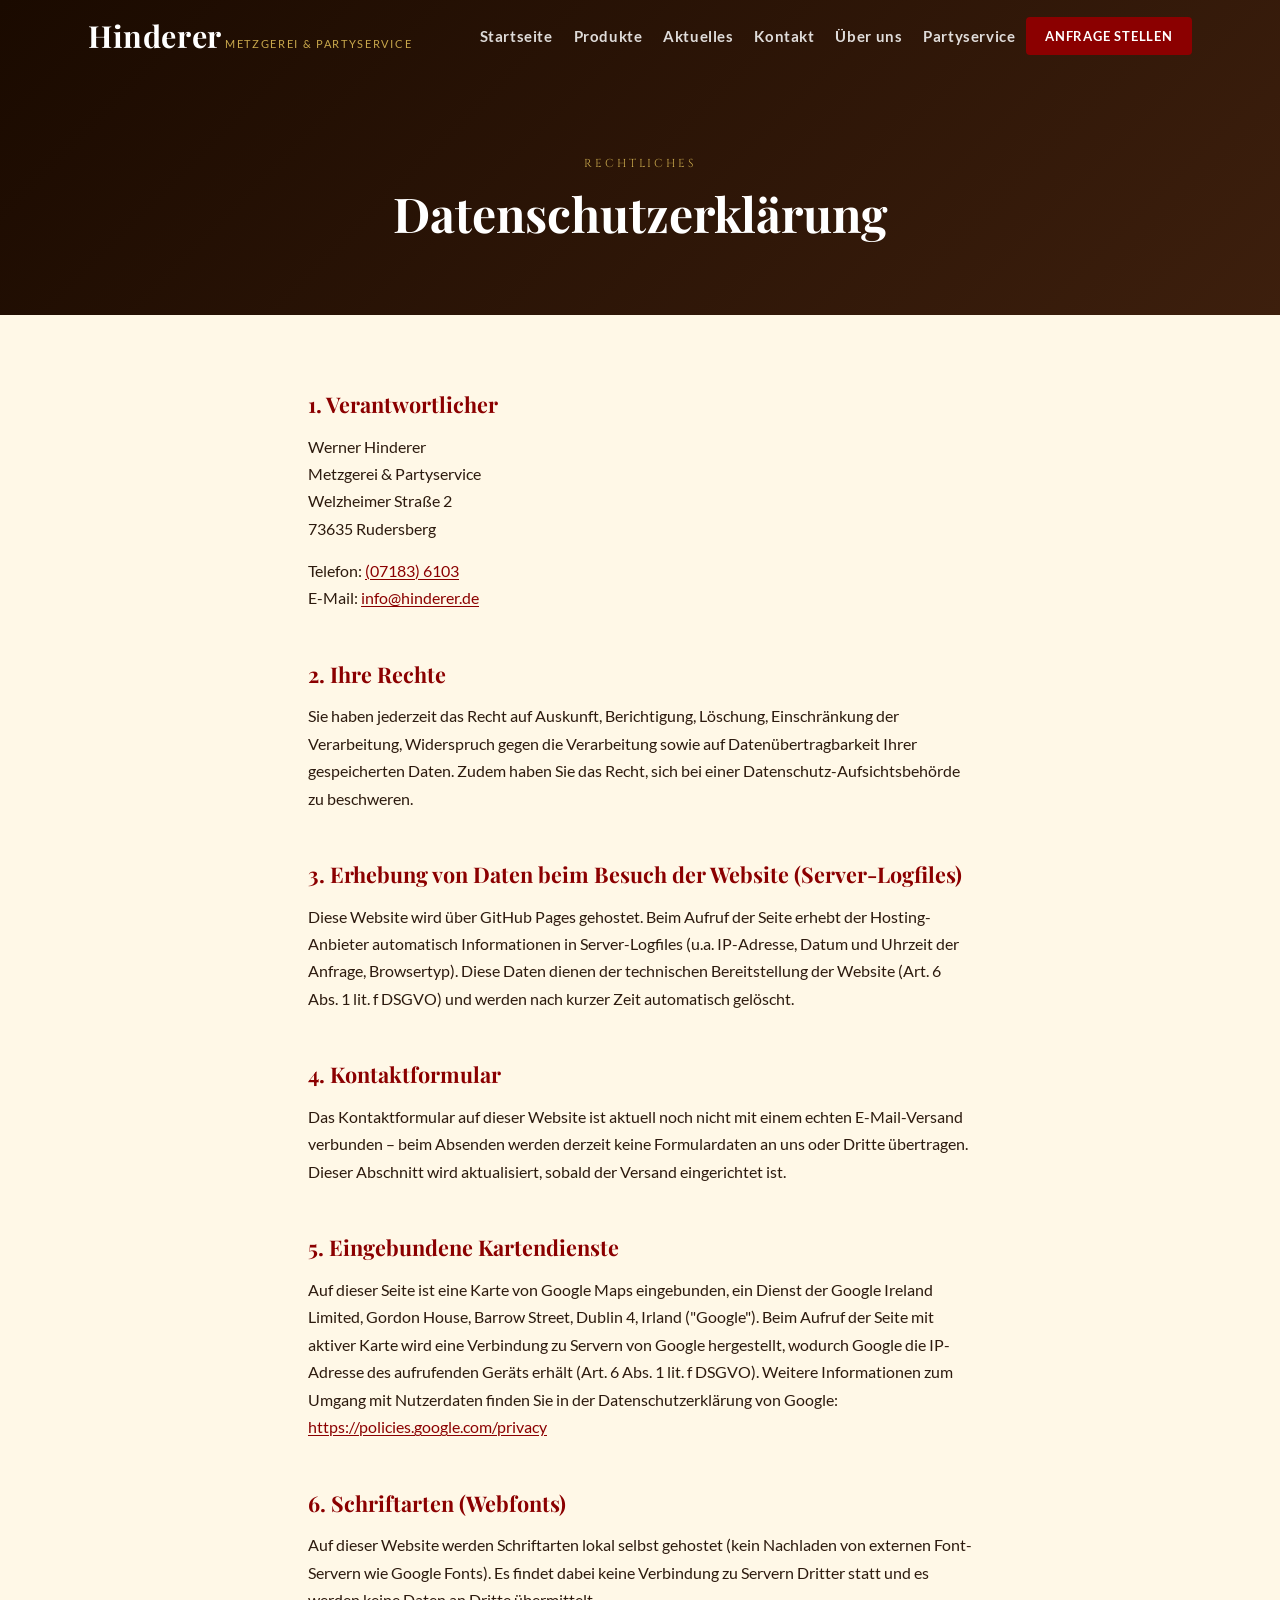
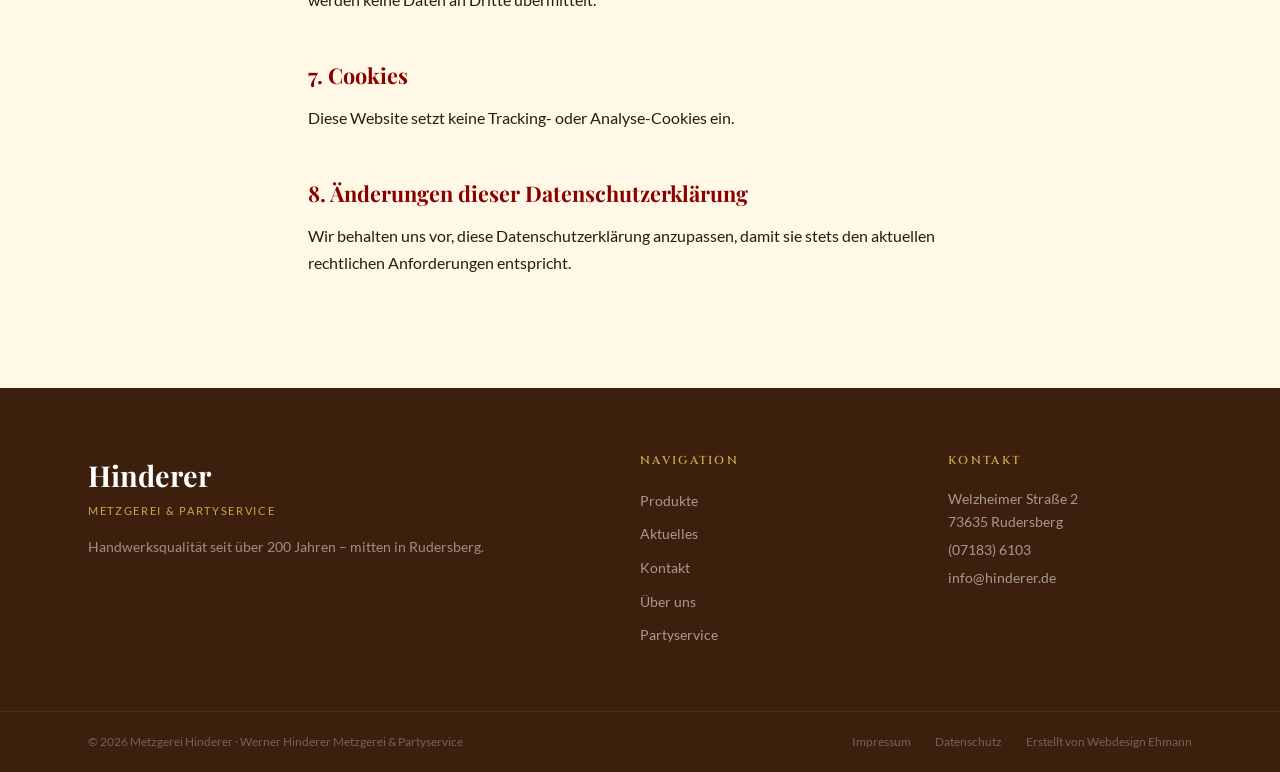
<file: datenschutz.html>
<!DOCTYPE html>
<html lang="de">
<head>
  <meta charset="UTF-8">
  <meta name="viewport" content="width=device-width, initial-scale=1.0">
  <meta name="description" content="Datenschutzerklärung der Metzgerei Hinderer – Werner Hinderer Metzgerei & Partyservice in Rudersberg.">
  <title>Datenschutzerklärung – Metzgerei Hinderer</title>

  <!-- Schriftarten: selbst gehostet (kein Nachladen von Google-Servern, DSGVO) -->
  <link rel="stylesheet" href="css/fonts.css">

  <link rel="stylesheet" href="css/style.css">
</head>
<body>

<!-- ── Progress Bar ────────────────────────────────────── -->
<div id="progress-bar" aria-hidden="true">
  <div id="progress-fill"></div>
</div>

<!-- =====================================================
     NAVIGATION
     ===================================================== -->
<header id="main-nav" class="nav" role="banner">
  <div class="nav__inner container">
    <a href="index.html" class="nav__logo" aria-label="Metzgerei Hinderer – Startseite">
      <span class="nav__logo-text">
        <span class="nav__logo-main">Hinderer</span>
        <span class="nav__logo-sub">Metzgerei &amp; Partyservice</span>
      </span>
    </a>

    <button id="nav-toggle" class="nav__toggle" aria-label="Navigation öffnen" aria-expanded="false" aria-controls="nav-menu">
      <span></span><span></span><span></span>
    </button>

    <nav id="nav-menu" class="nav__menu" aria-label="Hauptnavigation">
      <ul role="list">
        <li><a href="index.html" class="nav__link">Startseite</a></li>
        <li><a href="produkte.html" class="nav__link">Produkte</a></li>
        <li><a href="aktuelles.html" class="nav__link">Aktuelles</a></li>
        <li><a href="kontakt.html" class="nav__link">Kontakt</a></li>
        <li><a href="ueber-uns.html" class="nav__link">Über uns</a></li>
        <li><a href="partyservice.html" class="nav__link">Partyservice</a></li>
        <li><a href="partyservice.html#anfrage" class="btn btn--nav">Anfrage stellen</a></li>
      </ul>
    </nav>
  </div>
</header>

<main>

  <!-- =====================================================
       SEITEN-HEADER
       ===================================================== -->
  <section class="legal-hero" aria-label="Datenschutzerklärung">
    <div class="container">
      <div class="section-header">
        <span class="section-eyebrow">Rechtliches</span>
        <h1 class="section-title">Datenschutzerklärung</h1>
      </div>
    </div>
  </section>

  <!-- =====================================================
       DATENSCHUTZ-INHALT
       ===================================================== -->
  <section class="legal-content" aria-label="Datenschutzerklärung-Inhalt">
    <div class="container legal-content__inner">

      <h2>1. Verantwortlicher</h2>
      <address id="kontakt-address">
        Werner Hinderer<br>
        Metzgerei &amp; Partyservice<br>
        Welzheimer Straße 2<br>
        73635 Rudersberg
      </address>
      <p>
        Telefon: <a href="tel:+4971836103" class="kontakt__link">(07183) 6103</a><br>
        E-Mail: <a href="mailto:info@hinderer.de">info@hinderer.de</a>
      </p>

      <h2>2. Ihre Rechte</h2>
      <p>Sie haben jederzeit das Recht auf Auskunft, Berichtigung, Löschung, Einschränkung der Verarbeitung, Widerspruch gegen die Verarbeitung sowie auf Datenübertragbarkeit Ihrer gespeicherten Daten. Zudem haben Sie das Recht, sich bei einer Datenschutz-Aufsichtsbehörde zu beschweren.</p>

      <h2>3. Erhebung von Daten beim Besuch der Website (Server-Logfiles)</h2>
      <p>Diese Website wird über GitHub Pages gehostet. Beim Aufruf der Seite erhebt der Hosting-Anbieter automatisch Informationen in Server-Logfiles (u.a. IP-Adresse, Datum und Uhrzeit der Anfrage, Browsertyp). Diese Daten dienen der technischen Bereitstellung der Website (Art. 6 Abs. 1 lit. f DSGVO) und werden nach kurzer Zeit automatisch gelöscht.</p>

      <h2>4. Kontaktformular</h2>
      <p>Das Kontaktformular auf dieser Website ist aktuell noch nicht mit einem echten E-Mail-Versand verbunden – beim Absenden werden derzeit keine Formulardaten an uns oder Dritte übertragen. Dieser Abschnitt wird aktualisiert, sobald der Versand eingerichtet ist.</p>

      <h2>5. Eingebundene Kartendienste</h2>
      <p>Auf dieser Seite ist eine Karte von Google Maps eingebunden, ein Dienst der Google Ireland Limited, Gordon House, Barrow Street, Dublin 4, Irland ("Google"). Beim Aufruf der Seite mit aktiver Karte wird eine Verbindung zu Servern von Google hergestellt, wodurch Google die IP-Adresse des aufrufenden Geräts erhält (Art. 6 Abs. 1 lit. f DSGVO). Weitere Informationen zum Umgang mit Nutzerdaten finden Sie in der Datenschutzerklärung von Google: <a href="https://policies.google.com/privacy" target="_blank" rel="noopener">https://policies.google.com/privacy</a></p>

      <h2>6. Schriftarten (Webfonts)</h2>
      <p>Auf dieser Website werden Schriftarten lokal selbst gehostet (kein Nachladen von externen Font-Servern wie Google Fonts). Es findet dabei keine Verbindung zu Servern Dritter statt und es werden keine Daten an Dritte übermittelt.</p>

      <h2>7. Cookies</h2>
      <p>Diese Website setzt keine Tracking- oder Analyse-Cookies ein.</p>

      <h2>8. Änderungen dieser Datenschutzerklärung</h2>
      <p>Wir behalten uns vor, diese Datenschutzerklärung anzupassen, damit sie stets den aktuellen rechtlichen Anforderungen entspricht.</p>

    </div>
  </section>

</main>

<!-- =====================================================
     FOOTER
     ===================================================== -->
<footer class="footer" role="contentinfo">
  <div class="footer__top">
    <div class="container footer__top-inner">
      <div class="footer__brand">
        <span class="footer__logo-main">Hinderer</span>
        <span class="footer__logo-sub">Metzgerei &amp; Partyservice</span>
        <p>Handwerksqualität seit über 200 Jahren – mitten in Rudersberg.</p>
      </div>
      <div class="footer__links">
        <h4>Navigation</h4>
        <ul>
          <li><a href="produkte.html">Produkte</a></li>
          <li><a href="aktuelles.html">Aktuelles</a></li>
          <li><a href="kontakt.html">Kontakt</a></li>
          <li><a href="ueber-uns.html">Über uns</a></li>
          <li><a href="partyservice.html">Partyservice</a></li>
        </ul>
      </div>
      <div class="footer__contact">
        <h4>Kontakt</h4>
        <p id="footer-address">Welzheimer Straße 2<br>73635 Rudersberg</p>
        <p><a href="tel:+4971836103">(07183) 6103</a></p>
        <p><a href="mailto:info@hinderer.de">info@hinderer.de</a></p>
      </div>
    </div>
  </div>
  <div class="footer__bottom">
    <div class="container footer__bottom-inner">
      <p>&copy; <span id="year"></span> Metzgerei Hinderer · Werner Hinderer Metzgerei &amp; Partyservice</p>
      <div class="footer__legal">
        <a href="impressum.html">Impressum</a>
        <a href="datenschutz.html">Datenschutz</a>
        <a href="https://www.webdesign-ehmann.de" target="_blank" rel="noopener">Erstellt von Webdesign Ehmann</a>
      </div>
    </div>
  </div>
</footer>

<!-- Back to top -->
<button id="back-to-top" class="back-to-top" aria-label="Nach oben scrollen">↑</button>

<script src="js/cms-content.js"></script>
<script src="js/main.js"></script>
</body>
</html>
</file>
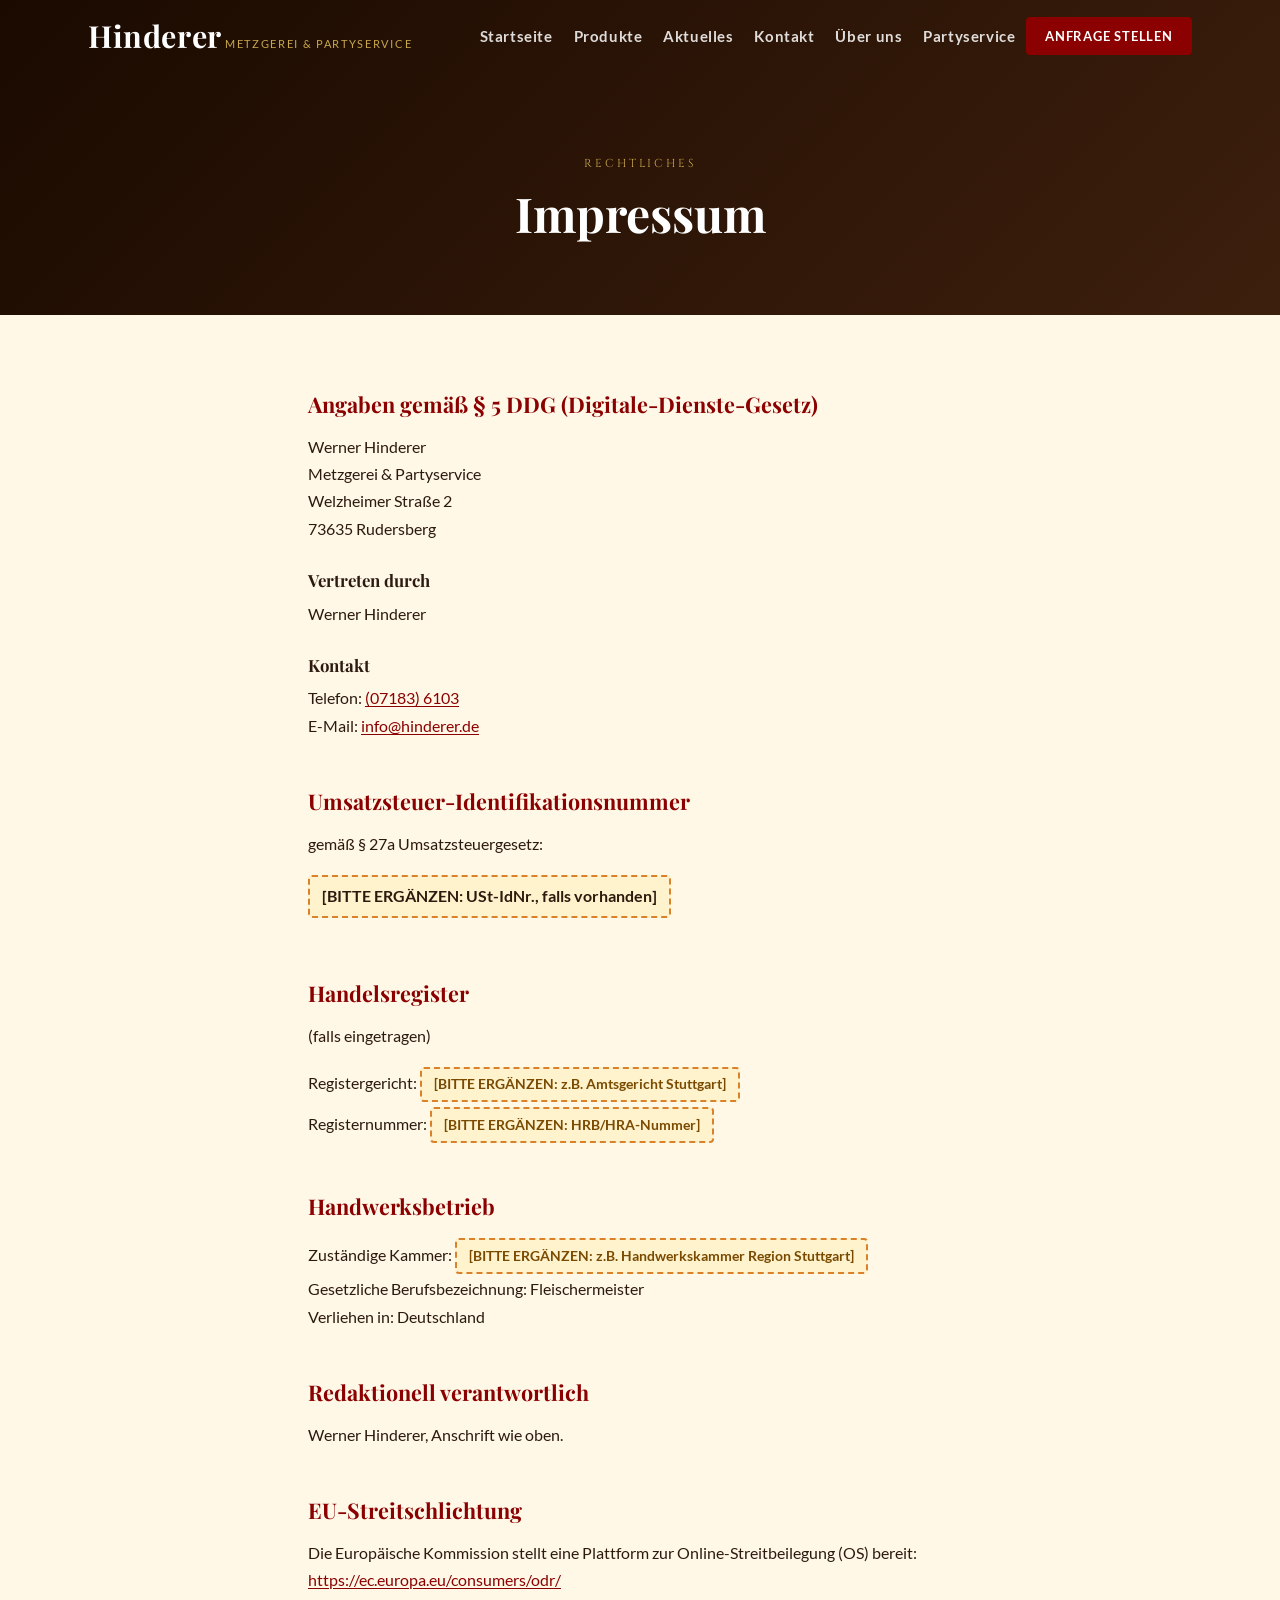
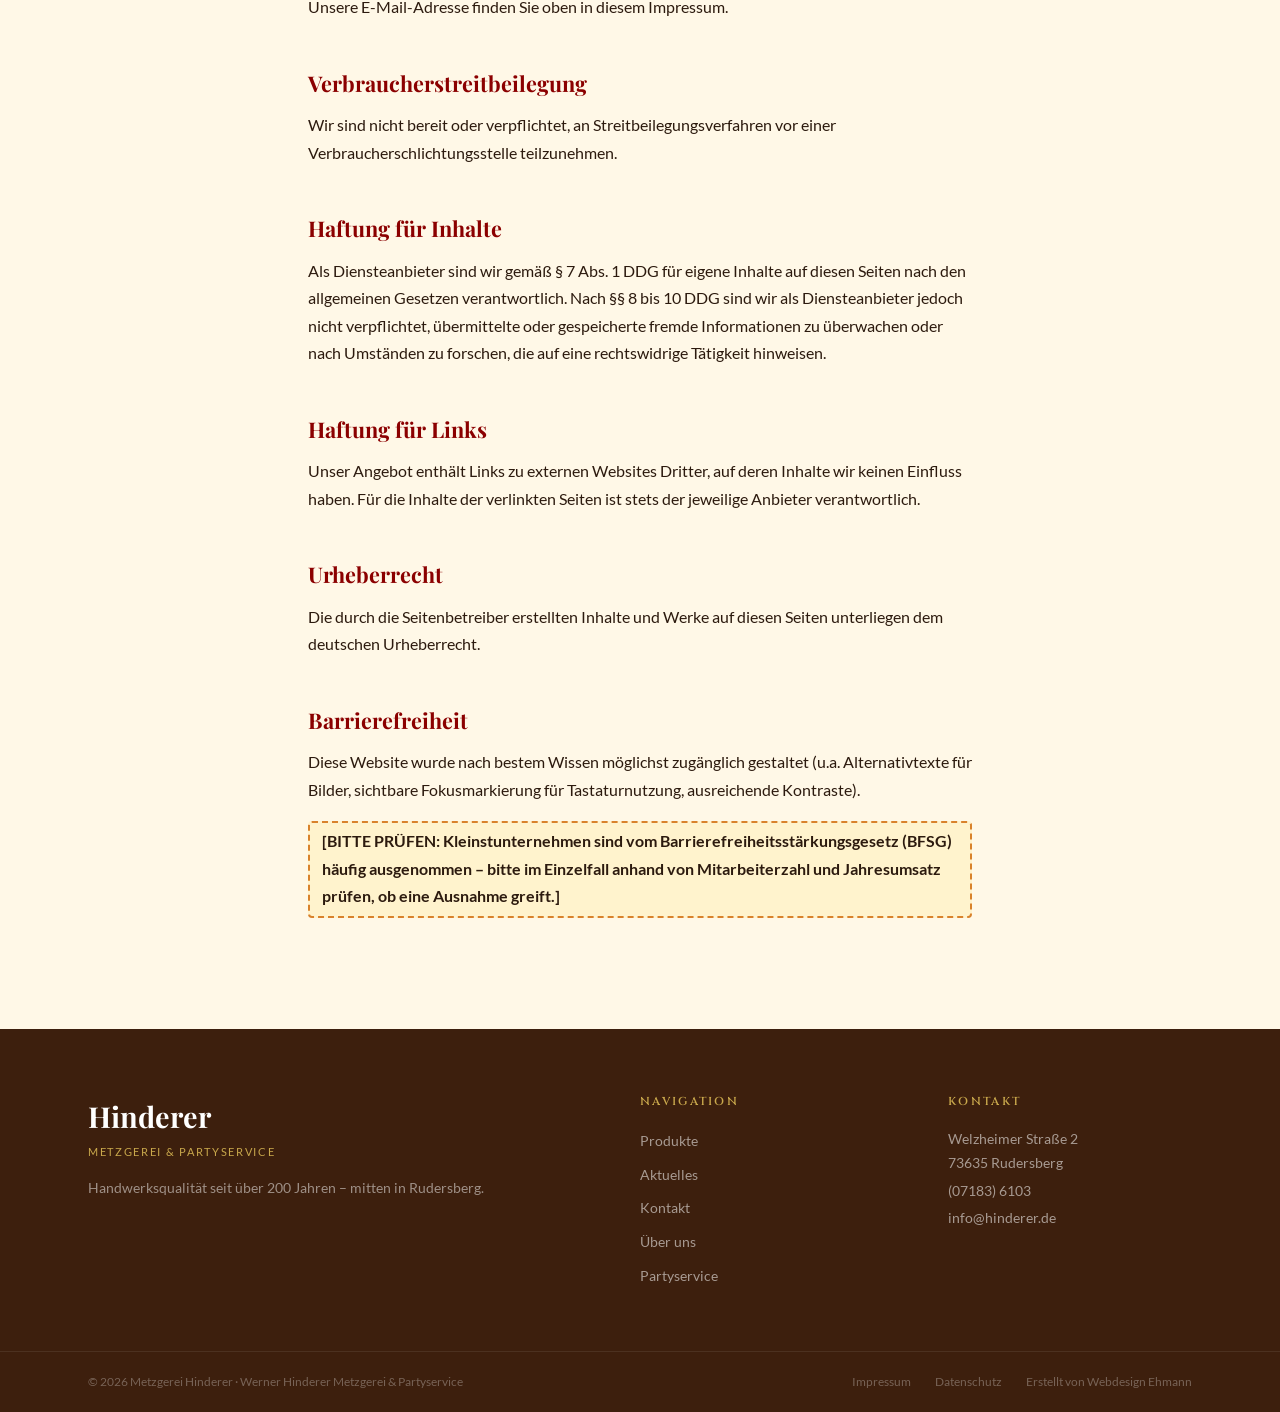
<file: impressum.html>
<!DOCTYPE html>
<html lang="de">
<head>
  <meta charset="UTF-8">
  <meta name="viewport" content="width=device-width, initial-scale=1.0">
  <meta name="description" content="Impressum der Metzgerei Hinderer – Werner Hinderer Metzgerei & Partyservice in Rudersberg. Angaben gemäß § 5 DDG.">
  <title>Impressum – Metzgerei Hinderer</title>

  <!-- Schriftarten: selbst gehostet (kein Nachladen von Google-Servern, DSGVO) -->
  <link rel="stylesheet" href="css/fonts.css">

  <link rel="stylesheet" href="css/style.css">
</head>
<body>

<!-- ── Progress Bar ────────────────────────────────────── -->
<div id="progress-bar" aria-hidden="true">
  <div id="progress-fill"></div>
</div>

<!-- =====================================================
     NAVIGATION
     ===================================================== -->
<header id="main-nav" class="nav" role="banner">
  <div class="nav__inner container">
    <a href="index.html" class="nav__logo" aria-label="Metzgerei Hinderer – Startseite">
      <span class="nav__logo-text">
        <span class="nav__logo-main">Hinderer</span>
        <span class="nav__logo-sub">Metzgerei &amp; Partyservice</span>
      </span>
    </a>

    <button id="nav-toggle" class="nav__toggle" aria-label="Navigation öffnen" aria-expanded="false" aria-controls="nav-menu">
      <span></span><span></span><span></span>
    </button>

    <nav id="nav-menu" class="nav__menu" aria-label="Hauptnavigation">
      <ul role="list">
        <li><a href="index.html" class="nav__link">Startseite</a></li>
        <li><a href="produkte.html" class="nav__link">Produkte</a></li>
        <li><a href="aktuelles.html" class="nav__link">Aktuelles</a></li>
        <li><a href="kontakt.html" class="nav__link">Kontakt</a></li>
        <li><a href="ueber-uns.html" class="nav__link">Über uns</a></li>
        <li><a href="partyservice.html" class="nav__link">Partyservice</a></li>
        <li><a href="partyservice.html#anfrage" class="btn btn--nav">Anfrage stellen</a></li>
      </ul>
    </nav>
  </div>
</header>

<main>

  <!-- =====================================================
       SEITEN-HEADER
       ===================================================== -->
  <section class="legal-hero" aria-label="Impressum">
    <div class="container">
      <div class="section-header">
        <span class="section-eyebrow">Rechtliches</span>
        <h1 class="section-title">Impressum</h1>
      </div>
    </div>
  </section>

  <!-- =====================================================
       IMPRESSUM-INHALT
       ===================================================== -->
  <section class="legal-content" aria-label="Impressum-Inhalt">
    <div class="container legal-content__inner">

      <h2>Angaben gemäß § 5 DDG (Digitale-Dienste-Gesetz)</h2>
      <address id="kontakt-address">
        Werner Hinderer<br>
        Metzgerei &amp; Partyservice<br>
        Welzheimer Straße 2<br>
        73635 Rudersberg
      </address>

      <h3>Vertreten durch</h3>
      <p id="impressum-vertretung" class="legal-placeholder">[BITTE ERGÄNZEN: Vertretungsberechtigte Person]</p>

      <h3>Kontakt</h3>
      <p>
        Telefon: <a href="tel:+4971836103" class="kontakt__link">(07183) 6103</a><br>
        E-Mail: <a href="mailto:info@hinderer.de">info@hinderer.de</a>
      </p>

      <h2>Umsatzsteuer-Identifikationsnummer</h2>
      <p>gemäß § 27a Umsatzsteuergesetz:</p>
      <p id="impressum-ustid" class="legal-placeholder">[BITTE ERGÄNZEN: USt-IdNr., falls vorhanden]</p>

      <h2>Handelsregister</h2>
      <p>(falls eingetragen)</p>
      <p>
        Registergericht: <span id="impressum-hr-gericht" class="legal-placeholder">[BITTE ERGÄNZEN: z.B. Amtsgericht Stuttgart]</span><br>
        Registernummer: <span id="impressum-hr-nummer" class="legal-placeholder">[BITTE ERGÄNZEN: HRB/HRA-Nummer]</span>
      </p>

      <h2>Handwerksbetrieb</h2>
      <p>
        Zuständige Kammer: <span id="impressum-kammer" class="legal-placeholder">[BITTE ERGÄNZEN: z.B. Handwerkskammer Region Stuttgart]</span><br>
        Gesetzliche Berufsbezeichnung: <span id="impressum-berufsbezeichnung" class="legal-placeholder">[BITTE ERGÄNZEN: z.B. Metzgermeister]</span><br>
        Verliehen in: Deutschland
      </p>

      <h2>Redaktionell verantwortlich</h2>
      <p>Werner Hinderer, Anschrift wie oben.</p>

      <h2>EU-Streitschlichtung</h2>
      <p>
        Die Europäische Kommission stellt eine Plattform zur Online-Streitbeilegung (OS) bereit:
        <a href="https://ec.europa.eu/consumers/odr/" target="_blank" rel="noopener">https://ec.europa.eu/consumers/odr/</a><br>
        Unsere E-Mail-Adresse finden Sie oben in diesem Impressum.
      </p>

      <h2>Verbraucherstreitbeilegung</h2>
      <p>Wir sind nicht bereit oder verpflichtet, an Streitbeilegungsverfahren vor einer Verbraucherschlichtungsstelle teilzunehmen.</p>

      <h2>Haftung für Inhalte</h2>
      <p>Als Diensteanbieter sind wir gemäß § 7 Abs. 1 DDG für eigene Inhalte auf diesen Seiten nach den allgemeinen Gesetzen verantwortlich. Nach §§ 8 bis 10 DDG sind wir als Diensteanbieter jedoch nicht verpflichtet, übermittelte oder gespeicherte fremde Informationen zu überwachen oder nach Umständen zu forschen, die auf eine rechtswidrige Tätigkeit hinweisen.</p>

      <h2>Haftung für Links</h2>
      <p>Unser Angebot enthält Links zu externen Websites Dritter, auf deren Inhalte wir keinen Einfluss haben. Für die Inhalte der verlinkten Seiten ist stets der jeweilige Anbieter verantwortlich.</p>

      <h2>Urheberrecht</h2>
      <p>Die durch die Seitenbetreiber erstellten Inhalte und Werke auf diesen Seiten unterliegen dem deutschen Urheberrecht.</p>

      <h2>Barrierefreiheit</h2>
      <p>Diese Website wurde nach bestem Wissen möglichst zugänglich gestaltet (u.a. Alternativtexte für Bilder, sichtbare Fokusmarkierung für Tastaturnutzung, ausreichende Kontraste).</p>
      <p class="legal-placeholder">[BITTE PRÜFEN: Kleinstunternehmen sind vom Barrierefreiheitsstärkungsgesetz (BFSG) häufig ausgenommen – bitte im Einzelfall anhand von Mitarbeiterzahl und Jahresumsatz prüfen, ob eine Ausnahme greift.]</p>

    </div>
  </section>

</main>

<!-- =====================================================
     FOOTER
     ===================================================== -->
<footer class="footer" role="contentinfo">
  <div class="footer__top">
    <div class="container footer__top-inner">
      <div class="footer__brand">
        <span class="footer__logo-main">Hinderer</span>
        <span class="footer__logo-sub">Metzgerei &amp; Partyservice</span>
        <p>Handwerksqualität seit über 200 Jahren – mitten in Rudersberg.</p>
      </div>
      <div class="footer__links">
        <h4>Navigation</h4>
        <ul>
          <li><a href="produkte.html">Produkte</a></li>
          <li><a href="aktuelles.html">Aktuelles</a></li>
          <li><a href="kontakt.html">Kontakt</a></li>
          <li><a href="ueber-uns.html">Über uns</a></li>
          <li><a href="partyservice.html">Partyservice</a></li>
        </ul>
      </div>
      <div class="footer__contact">
        <h4>Kontakt</h4>
        <p id="footer-address">Welzheimer Straße 2<br>73635 Rudersberg</p>
        <p><a href="tel:+4971836103">(07183) 6103</a></p>
        <p><a href="mailto:info@hinderer.de">info@hinderer.de</a></p>
      </div>
    </div>
  </div>
  <div class="footer__bottom">
    <div class="container footer__bottom-inner">
      <p>&copy; <span id="year"></span> Metzgerei Hinderer · Werner Hinderer Metzgerei &amp; Partyservice</p>
      <div class="footer__legal">
        <a href="impressum.html">Impressum</a>
        <a href="datenschutz.html">Datenschutz</a>
        <a href="https://www.webdesign-ehmann.de" target="_blank" rel="noopener">Erstellt von Webdesign Ehmann</a>
      </div>
    </div>
  </div>
</footer>

<!-- Back to top -->
<button id="back-to-top" class="back-to-top" aria-label="Nach oben scrollen">↑</button>

<script src="js/cms-content.js"></script>
<script src="js/main.js"></script>
</body>
</html>
</file>
<file: css/fonts.css>
/* ============================================================
   fonts.css – Selbst gehostete Google Fonts (Playfair Display,
   Lato, Cinzel). Ersetzt das Nachladen von fonts.googleapis.com /
   fonts.gstatic.com (DSGVO: keine Verbindung zu Google-Servern
   beim Seitenaufruf mehr nötig).

   Dateien liegen lokal unter assets/fonts/ und wurden 1:1 von
   Google Fonts heruntergeladen (gleiche Schnitte/Gewichte wie
   zuvor über den <link>-Tag geladen: Playfair Display 400/600/
   700/800 + kursiv 400/700, Lato 300/400/700, Cinzel 400/600).
   Enthalten sind die Zeichensätze "latin" und "latin-ext"
   (deckt Deutsch inkl. ä/ö/ü/ß vollständig ab); die zusätzlichen
   Google-Subsets "cyrillic"/"vietnamese" wurden weggelassen, da
   auf dieser Website nicht benötigt.
   ============================================================ */

/* ── Cinzel ─────────────────────────────────────────────────── */
@font-face {
  font-family: 'Cinzel';
  font-style: normal;
  font-weight: 400;
  font-display: swap;
  src: url('../assets/fonts/8vIJ7ww63mVu7gt7-GT7LEc.woff2') format('woff2');
  unicode-range: U+0100-02BA, U+02BD-02C5, U+02C7-02CC, U+02CE-02D7, U+02DD-02FF, U+0304, U+0308, U+0329, U+1D00-1DBF, U+1E00-1E9F, U+1EF2-1EFF, U+2020, U+20A0-20AB, U+20AD-20C0, U+2113, U+2C60-2C7F, U+A720-A7FF;
}
@font-face {
  font-family: 'Cinzel';
  font-style: normal;
  font-weight: 400;
  font-display: swap;
  src: url('../assets/fonts/8vIJ7ww63mVu7gt79mT7.woff2') format('woff2');
  unicode-range: U+0000-00FF, U+0131, U+0152-0153, U+02BB-02BC, U+02C6, U+02DA, U+02DC, U+0304, U+0308, U+0329, U+2000-206F, U+20AC, U+2122, U+2191, U+2193, U+2212, U+2215, U+FEFF, U+FFFD;
}
@font-face {
  font-family: 'Cinzel';
  font-style: normal;
  font-weight: 600;
  font-display: swap;
  src: url('../assets/fonts/8vIJ7ww63mVu7gt7-GT7LEc.woff2') format('woff2');
  unicode-range: U+0100-02BA, U+02BD-02C5, U+02C7-02CC, U+02CE-02D7, U+02DD-02FF, U+0304, U+0308, U+0329, U+1D00-1DBF, U+1E00-1E9F, U+1EF2-1EFF, U+2020, U+20A0-20AB, U+20AD-20C0, U+2113, U+2C60-2C7F, U+A720-A7FF;
}
@font-face {
  font-family: 'Cinzel';
  font-style: normal;
  font-weight: 600;
  font-display: swap;
  src: url('../assets/fonts/8vIJ7ww63mVu7gt79mT7.woff2') format('woff2');
  unicode-range: U+0000-00FF, U+0131, U+0152-0153, U+02BB-02BC, U+02C6, U+02DA, U+02DC, U+0304, U+0308, U+0329, U+2000-206F, U+20AC, U+2122, U+2191, U+2193, U+2212, U+2215, U+FEFF, U+FFFD;
}

/* ── Lato ───────────────────────────────────────────────────── */
@font-face {
  font-family: 'Lato';
  font-style: normal;
  font-weight: 300;
  font-display: swap;
  src: url('../assets/fonts/S6u9w4BMUTPHh7USSwaPGR_p.woff2') format('woff2');
  unicode-range: U+0100-02BA, U+02BD-02C5, U+02C7-02CC, U+02CE-02D7, U+02DD-02FF, U+0304, U+0308, U+0329, U+1D00-1DBF, U+1E00-1E9F, U+1EF2-1EFF, U+2020, U+20A0-20AB, U+20AD-20C0, U+2113, U+2C60-2C7F, U+A720-A7FF;
}
@font-face {
  font-family: 'Lato';
  font-style: normal;
  font-weight: 300;
  font-display: swap;
  src: url('../assets/fonts/S6u9w4BMUTPHh7USSwiPGQ.woff2') format('woff2');
  unicode-range: U+0000-00FF, U+0131, U+0152-0153, U+02BB-02BC, U+02C6, U+02DA, U+02DC, U+0304, U+0308, U+0329, U+2000-206F, U+20AC, U+2122, U+2191, U+2193, U+2212, U+2215, U+FEFF, U+FFFD;
}
@font-face {
  font-family: 'Lato';
  font-style: normal;
  font-weight: 400;
  font-display: swap;
  src: url('../assets/fonts/S6uyw4BMUTPHjxAwXjeu.woff2') format('woff2');
  unicode-range: U+0100-02BA, U+02BD-02C5, U+02C7-02CC, U+02CE-02D7, U+02DD-02FF, U+0304, U+0308, U+0329, U+1D00-1DBF, U+1E00-1E9F, U+1EF2-1EFF, U+2020, U+20A0-20AB, U+20AD-20C0, U+2113, U+2C60-2C7F, U+A720-A7FF;
}
@font-face {
  font-family: 'Lato';
  font-style: normal;
  font-weight: 400;
  font-display: swap;
  src: url('../assets/fonts/S6uyw4BMUTPHjx4wXg.woff2') format('woff2');
  unicode-range: U+0000-00FF, U+0131, U+0152-0153, U+02BB-02BC, U+02C6, U+02DA, U+02DC, U+0304, U+0308, U+0329, U+2000-206F, U+20AC, U+2122, U+2191, U+2193, U+2212, U+2215, U+FEFF, U+FFFD;
}
@font-face {
  font-family: 'Lato';
  font-style: normal;
  font-weight: 700;
  font-display: swap;
  src: url('../assets/fonts/S6u9w4BMUTPHh6UVSwaPGR_p.woff2') format('woff2');
  unicode-range: U+0100-02BA, U+02BD-02C5, U+02C7-02CC, U+02CE-02D7, U+02DD-02FF, U+0304, U+0308, U+0329, U+1D00-1DBF, U+1E00-1E9F, U+1EF2-1EFF, U+2020, U+20A0-20AB, U+20AD-20C0, U+2113, U+2C60-2C7F, U+A720-A7FF;
}
@font-face {
  font-family: 'Lato';
  font-style: normal;
  font-weight: 700;
  font-display: swap;
  src: url('../assets/fonts/S6u9w4BMUTPHh6UVSwiPGQ.woff2') format('woff2');
  unicode-range: U+0000-00FF, U+0131, U+0152-0153, U+02BB-02BC, U+02C6, U+02DA, U+02DC, U+0304, U+0308, U+0329, U+2000-206F, U+20AC, U+2122, U+2191, U+2193, U+2212, U+2215, U+FEFF, U+FFFD;
}

/* ── Playfair Display – kursiv ──────────────────────────────── */
@font-face {
  font-family: 'Playfair Display';
  font-style: italic;
  font-weight: 400;
  font-display: swap;
  src: url('../assets/fonts/nuFkD-vYSZviVYUb_rj3ij__anPXDTnojEk72xU.woff2') format('woff2');
  unicode-range: U+0100-02BA, U+02BD-02C5, U+02C7-02CC, U+02CE-02D7, U+02DD-02FF, U+0304, U+0308, U+0329, U+1D00-1DBF, U+1E00-1E9F, U+1EF2-1EFF, U+2020, U+20A0-20AB, U+20AD-20C0, U+2113, U+2C60-2C7F, U+A720-A7FF;
}
@font-face {
  font-family: 'Playfair Display';
  font-style: italic;
  font-weight: 400;
  font-display: swap;
  src: url('../assets/fonts/nuFkD-vYSZviVYUb_rj3ij__anPXDTnogkk7.woff2') format('woff2');
  unicode-range: U+0000-00FF, U+0131, U+0152-0153, U+02BB-02BC, U+02C6, U+02DA, U+02DC, U+0304, U+0308, U+0329, U+2000-206F, U+20AC, U+2122, U+2191, U+2193, U+2212, U+2215, U+FEFF, U+FFFD;
}
@font-face {
  font-family: 'Playfair Display';
  font-style: italic;
  font-weight: 700;
  font-display: swap;
  src: url('../assets/fonts/nuFkD-vYSZviVYUb_rj3ij__anPXDTnojEk72xU.woff2') format('woff2');
  unicode-range: U+0100-02BA, U+02BD-02C5, U+02C7-02CC, U+02CE-02D7, U+02DD-02FF, U+0304, U+0308, U+0329, U+1D00-1DBF, U+1E00-1E9F, U+1EF2-1EFF, U+2020, U+20A0-20AB, U+20AD-20C0, U+2113, U+2C60-2C7F, U+A720-A7FF;
}
@font-face {
  font-family: 'Playfair Display';
  font-style: italic;
  font-weight: 700;
  font-display: swap;
  src: url('../assets/fonts/nuFkD-vYSZviVYUb_rj3ij__anPXDTnogkk7.woff2') format('woff2');
  unicode-range: U+0000-00FF, U+0131, U+0152-0153, U+02BB-02BC, U+02C6, U+02DA, U+02DC, U+0304, U+0308, U+0329, U+2000-206F, U+20AC, U+2122, U+2191, U+2193, U+2212, U+2215, U+FEFF, U+FFFD;
}

/* ── Playfair Display – normal ──────────────────────────────── */
@font-face {
  font-family: 'Playfair Display';
  font-style: normal;
  font-weight: 400;
  font-display: swap;
  src: url('../assets/fonts/nuFiD-vYSZviVYUb_rj3ij__anPXDTLYgFE_.woff2') format('woff2');
  unicode-range: U+0100-02BA, U+02BD-02C5, U+02C7-02CC, U+02CE-02D7, U+02DD-02FF, U+0304, U+0308, U+0329, U+1D00-1DBF, U+1E00-1E9F, U+1EF2-1EFF, U+2020, U+20A0-20AB, U+20AD-20C0, U+2113, U+2C60-2C7F, U+A720-A7FF;
}
@font-face {
  font-family: 'Playfair Display';
  font-style: normal;
  font-weight: 400;
  font-display: swap;
  src: url('../assets/fonts/nuFiD-vYSZviVYUb_rj3ij__anPXDTzYgA.woff2') format('woff2');
  unicode-range: U+0000-00FF, U+0131, U+0152-0153, U+02BB-02BC, U+02C6, U+02DA, U+02DC, U+0304, U+0308, U+0329, U+2000-206F, U+20AC, U+2122, U+2191, U+2193, U+2212, U+2215, U+FEFF, U+FFFD;
}
@font-face {
  font-family: 'Playfair Display';
  font-style: normal;
  font-weight: 600;
  font-display: swap;
  src: url('../assets/fonts/nuFiD-vYSZviVYUb_rj3ij__anPXDTLYgFE_.woff2') format('woff2');
  unicode-range: U+0100-02BA, U+02BD-02C5, U+02C7-02CC, U+02CE-02D7, U+02DD-02FF, U+0304, U+0308, U+0329, U+1D00-1DBF, U+1E00-1E9F, U+1EF2-1EFF, U+2020, U+20A0-20AB, U+20AD-20C0, U+2113, U+2C60-2C7F, U+A720-A7FF;
}
@font-face {
  font-family: 'Playfair Display';
  font-style: normal;
  font-weight: 600;
  font-display: swap;
  src: url('../assets/fonts/nuFiD-vYSZviVYUb_rj3ij__anPXDTzYgA.woff2') format('woff2');
  unicode-range: U+0000-00FF, U+0131, U+0152-0153, U+02BB-02BC, U+02C6, U+02DA, U+02DC, U+0304, U+0308, U+0329, U+2000-206F, U+20AC, U+2122, U+2191, U+2193, U+2212, U+2215, U+FEFF, U+FFFD;
}
@font-face {
  font-family: 'Playfair Display';
  font-style: normal;
  font-weight: 700;
  font-display: swap;
  src: url('../assets/fonts/nuFiD-vYSZviVYUb_rj3ij__anPXDTLYgFE_.woff2') format('woff2');
  unicode-range: U+0100-02BA, U+02BD-02C5, U+02C7-02CC, U+02CE-02D7, U+02DD-02FF, U+0304, U+0308, U+0329, U+1D00-1DBF, U+1E00-1E9F, U+1EF2-1EFF, U+2020, U+20A0-20AB, U+20AD-20C0, U+2113, U+2C60-2C7F, U+A720-A7FF;
}
@font-face {
  font-family: 'Playfair Display';
  font-style: normal;
  font-weight: 700;
  font-display: swap;
  src: url('../assets/fonts/nuFiD-vYSZviVYUb_rj3ij__anPXDTzYgA.woff2') format('woff2');
  unicode-range: U+0000-00FF, U+0131, U+0152-0153, U+02BB-02BC, U+02C6, U+02DA, U+02DC, U+0304, U+0308, U+0329, U+2000-206F, U+20AC, U+2122, U+2191, U+2193, U+2212, U+2215, U+FEFF, U+FFFD;
}
@font-face {
  font-family: 'Playfair Display';
  font-style: normal;
  font-weight: 800;
  font-display: swap;
  src: url('../assets/fonts/nuFiD-vYSZviVYUb_rj3ij__anPXDTLYgFE_.woff2') format('woff2');
  unicode-range: U+0100-02BA, U+02BD-02C5, U+02C7-02CC, U+02CE-02D7, U+02DD-02FF, U+0304, U+0308, U+0329, U+1D00-1DBF, U+1E00-1E9F, U+1EF2-1EFF, U+2020, U+20A0-20AB, U+20AD-20C0, U+2113, U+2C60-2C7F, U+A720-A7FF;
}
@font-face {
  font-family: 'Playfair Display';
  font-style: normal;
  font-weight: 800;
  font-display: swap;
  src: url('../assets/fonts/nuFiD-vYSZviVYUb_rj3ij__anPXDTzYgA.woff2') format('woff2');
  unicode-range: U+0000-00FF, U+0131, U+0152-0153, U+02BB-02BC, U+02C6, U+02DA, U+02DC, U+0304, U+0308, U+0329, U+2000-206F, U+20AC, U+2122, U+2191, U+2193, U+2212, U+2215, U+FEFF, U+FFFD;
}
</file>
<file: css/style.css>
/* ============================================================
   METZGEREI HINDERER – Stylesheet
   Colors: Dunkelrot #8B0000 · Creme #FFF8E7 · Holzbraun #6B3A1F
   ============================================================ */

/* ── Custom Properties ──────────────────────────────────── */
:root {
  --red:         #8B0000;
  --red-light:   #A52020;
  --red-dark:    #5C0000;
  --cream:       #FFF8E7;
  --cream-dark:  #F2E8D0;
  --brown:       #6B3A1F;
  --brown-dark:  #3D1F0D;
  --gold:        #C9A84C;
  --gold-light:  #E8C97A;
  --dark:        #1A0A00;
  --text:        #2C1A0E;
  --text-light:  #7A6050;
  --white:       #FFFFFF;

  --font-serif:  'Playfair Display', Georgia, serif;
  --font-sans:   'Lato', Arial, sans-serif;
  --font-display:'Cinzel', serif;

  --shadow-sm:   0 2px 8px rgba(0,0,0,.10);
  --shadow-md:   0 6px 24px rgba(0,0,0,.14);
  --shadow-lg:   0 16px 48px rgba(0,0,0,.18);
  --shadow-red:  0 8px 32px rgba(139,0,0,.30);

  --radius:      4px;
  --radius-lg:   12px;
  --radius-xl:   24px;

  --transition:  0.35s cubic-bezier(.4,0,.2,1);
  --transition-fast: 0.2s cubic-bezier(.4,0,.2,1);
}

/* ── Reset ──────────────────────────────────────────────── */
*, *::before, *::after { box-sizing: border-box; margin: 0; padding: 0; }
html { scroll-behavior: smooth; font-size: 16px; }
body {
  font-family: var(--font-sans);
  color: var(--text);
  background: var(--cream);
  overflow-x: hidden;
  line-height: 1.6;
}
img { display: block; max-width: 100%; }
a { color: inherit; text-decoration: none; }
ul { list-style: none; }
button { cursor: pointer; border: none; background: none; font: inherit; }
address { font-style: normal; }

/* ── Container ──────────────────────────────────────────── */
.container {
  max-width: 1200px;
  margin: 0 auto;
  padding: 0 clamp(1rem, 5vw, 3rem);
}

/* ── Progress Bar ───────────────────────────────────────── */
#progress-bar {
  position: fixed;
  top: 0; left: 0;
  width: 100%; height: 3px;
  z-index: 9999;
  background: transparent;
}
#progress-fill {
  height: 100%;
  width: 0%;
  background: linear-gradient(90deg, var(--gold), var(--red));
  transition: width 0.1s linear;
}

/* ── Buttons ────────────────────────────────────────────── */
.btn {
  display: inline-flex;
  align-items: center;
  gap: .5rem;
  padding: .75rem 1.75rem;
  border-radius: var(--radius);
  font-family: var(--font-sans);
  font-weight: 700;
  font-size: .9rem;
  letter-spacing: .06em;
  text-transform: uppercase;
  transition: var(--transition);
  position: relative;
  overflow: hidden;
}
.btn::after {
  content: '';
  position: absolute;
  inset: 0;
  background: rgba(255,255,255,.12);
  opacity: 0;
  transition: opacity var(--transition-fast);
}
.btn:hover::after { opacity: 1; }

.btn--primary {
  background: var(--red);
  color: var(--white);
  box-shadow: var(--shadow-red);
}
.btn--primary:hover {
  background: var(--red-light);
  transform: translateY(-2px);
  box-shadow: 0 12px 40px rgba(139,0,0,.40);
}

.btn--outline {
  background: transparent;
  color: var(--white);
  border: 2px solid rgba(255,255,255,.6);
}
.btn--outline:hover {
  border-color: var(--white);
  background: rgba(255,255,255,.1);
  transform: translateY(-2px);
}

.btn--outline-light {
  background: transparent;
  color: var(--red);
  border: 2px solid var(--red);
}
.btn--outline-light:hover {
  background: var(--red);
  color: var(--white);
}

.btn--secondary {
  background: transparent;
  color: var(--red);
  border: 2px solid var(--red);
}
.btn--secondary:hover {
  background: var(--red);
  color: var(--white);
  transform: translateY(-2px);
}

.btn--nav {
  background: var(--red);
  color: var(--white);
  padding: .55rem 1.2rem;
  font-size: .82rem;
}
.btn--nav:hover { background: var(--red-light); }

.btn--lg { padding: .9rem 2.2rem; font-size: .95rem; }
.btn--sm { padding: .5rem 1.2rem; font-size: .8rem; }
.btn--full { width: 100%; justify-content: center; }
.btn--map { display: block; text-align: center; margin-top: 1rem; }


/* ============================================================
   NAVIGATION
   ============================================================ */
.nav {
  position: fixed;
  top: 0; left: 0; right: 0;
  z-index: 1000;
  transition: background var(--transition), box-shadow var(--transition);
}
.nav--scrolled {
  background: var(--dark);
  box-shadow: 0 2px 20px rgba(0,0,0,.3);
  /* Kein backdrop-filter hier: .nav ist Vorfahre des Vollbild-Mobil-
     menues (.nav__menu, position:fixed) - backdrop-filter auf einem
     Vorfahren macht ihn zum "containing block" fuer fixed-Kinder,
     wodurch das Menue nur noch auf die 72px-Kopfzeile beschraenkt
     wurde statt den ganzen Bildschirm zu decken (Bug: Menue wirkte
     nach oben verschoben + durchsichtig, aber nur nachdem gescrollt
     wurde - also nur sobald .nav--scrolled aktiv war). */
}
.nav__inner {
  display: flex;
  align-items: center;
  justify-content: space-between;
  height: 72px;
}

.nav__logo {
  display: flex;
  flex-direction: column;
  line-height: 1.1;
}
.nav__logo-main {
  font-family: var(--font-serif);
  font-size: 1.9rem;
  font-weight: 700;
  color: var(--white);
  letter-spacing: .02em;
}
.nav__logo-sub {
  font-family: var(--font-sans);
  font-size: .7rem;
  letter-spacing: .15em;
  text-transform: uppercase;
  color: var(--gold);
}

.nav__menu ul {
  display: flex;
  align-items: center;
  gap: 0;
}
.nav__link {
  position: relative;
  color: rgba(255,255,255,.85);
  font-size: .95rem;
  font-weight: 600;
  letter-spacing: .04em;
  padding: .5rem .65rem;
  border-radius: var(--radius);
  white-space: nowrap;
  transition: color var(--transition-fast), background var(--transition-fast);
}
.nav__link:hover { color: var(--white); background: rgba(255,255,255,.08); }
.nav__link--active { color: var(--gold); }

/* Mobile toggle */
.nav__toggle {
  display: none;
  flex-direction: column;
  gap: 5px;
  padding: .5rem;
  z-index: 1100;
}
.nav__toggle span {
  display: block;
  width: 24px; height: 2px;
  background: var(--white);
  border-radius: 2px;
  transition: var(--transition);
  transform-origin: center;
}
.nav__toggle.open span:nth-child(1) { transform: translateY(7px) rotate(45deg); }
.nav__toggle.open span:nth-child(2) { opacity: 0; transform: scaleX(0); }
.nav__toggle.open span:nth-child(3) { transform: translateY(-7px) rotate(-45deg); }

@media (max-width: 1023px) {
  .nav__toggle { display: flex; }
  .nav__menu {
    position: fixed;
    inset: 0;
    /* Leicht transparent, aber bewusst OHNE backdrop-filter: der Blur
       komponiert auf manchen Geraeten/Browsern (u.a. WebKit) merklich
       verzoegert, wodurch das Menu kurz sichtbar durchscheinend wirkt
       und Text darunter (Hero) die vorderen Links unleserlich macht.
       Ein reiner rgba-Ton ist sofort und zuverlaessig da. */
    background: rgba(26,10,0,.9);
    display: flex;
    flex-direction: column;
    align-items: center;
    justify-content: center;
    overflow-y: auto;
    opacity: 0;
    pointer-events: none;
    transition: opacity var(--transition);
    z-index: 1050;
  }
  .nav__menu.open {
    opacity: 1;
    pointer-events: auto;
  }
  .nav__menu ul {
    flex-direction: column;
    gap: .75rem;
    text-align: center;
  }
  .nav__link {
    font-size: 1.4rem;
    padding: .75rem 2rem;
  }
}


/* ============================================================
   HERO
   ============================================================ */
.hero {
  position: relative;
  min-height: 100dvh;
  display: flex;
  align-items: center;
  overflow: hidden;
}

.hero__bg-wrap {
  position: absolute;
  inset: 0;
  z-index: 0;
}
.hero__bg {
  width: 100%; height: 110%;
  background:
    url('https://image.jimcdn.com/app/cms/image/transf/none/path/s932c40ad2e5d9cb2/image/ib6de505324ec5e38/version/1499417190/image.png') center/cover no-repeat,
    linear-gradient(135deg, var(--brown-dark) 0%, var(--dark) 60%, #2a0a00 100%);
  background-blend-mode: multiply;
  will-change: transform;
}
.hero__overlay {
  position: absolute;
  inset: 0;
  background: linear-gradient(
    to right,
    rgba(26,10,0,.88) 0%,
    rgba(26,10,0,.70) 60%,
    rgba(26,10,0,.30) 100%
  );
}

.hero__content {
  position: relative;
  z-index: 2;
  max-width: 1000px;
  padding-top: 100px;
}

.hero__eyebrow {
  font-family: var(--font-display);
  font-size: .8rem;
  letter-spacing: .25em;
  text-transform: uppercase;
  color: var(--gold);
  margin-bottom: 1.5rem;
  opacity: 0;
}

.hero__title {
  font-family: var(--font-serif);
  font-size: clamp(2.1rem, 7vw, 5.5rem);
  font-weight: 800;
  color: var(--white);
  line-height: 1.1;
  margin-bottom: 1.5rem;
  overflow-wrap: break-word;
  word-break: break-word;
}
.hero__title-line { display: block; overflow: hidden; padding-bottom: .08em; }
.hero__title-line.italic { font-style: italic; color: var(--gold-light); }

.hero__subtitle {
  font-size: clamp(1rem, 2vw, 1.2rem);
  color: rgba(255,255,255,.8);
  max-width: 560px;
  margin-bottom: 2.5rem;
  opacity: 0;
  line-height: 1.7;
}
.hero__ctas {
  display: flex;
  flex-wrap: wrap;
  gap: 1rem;
  opacity: 0;
}

.hero__scroll-indicator {
  position: absolute;
  bottom: 2.5rem;
  left: 50%;
  transform: translateX(-50%);
  z-index: 2;
  display: flex;
  flex-direction: column;
  align-items: center;
  gap: .5rem;
  color: rgba(255,255,255,.5);
  font-size: .75rem;
  letter-spacing: .1em;
  text-transform: uppercase;
  animation: bounce 2s ease-in-out infinite;
}
.hero__scroll-arrow {
  width: 1px;
  height: 40px;
  background: linear-gradient(to bottom, rgba(255,255,255,.5), transparent);
}
@keyframes bounce {
  0%,100% { transform: translateX(-50%) translateY(0); }
  50%      { transform: translateX(-50%) translateY(8px); }
}

/* Floating badges */
.hero__badge {
  position: absolute;
  z-index: 2;
  opacity: 0;
  animation: float-badge 4s ease-in-out infinite;
}
.hero__badge--1 { right: 8%; top: 30%; animation-delay: .5s; }
.hero__badge--2 { right: 14%; top: 55%; animation-delay: 1.5s; }
@keyframes float-badge {
  0%,100% { transform: translateY(0); }
  50%      { transform: translateY(-10px); }
}
.badge__inner {
  background: rgba(255,255,255,.08);
  backdrop-filter: blur(8px);
  border: 1px solid rgba(201,168,76,.4);
  color: var(--gold);
  padding: .6rem 1.2rem;
  border-radius: 99px;
  font-family: var(--font-display);
  font-size: .75rem;
  letter-spacing: .15em;
  text-transform: uppercase;
  display: flex;
  align-items: center;
  gap: .5rem;
}
.badge__icon { color: var(--gold); font-size: .9rem; }

@media (max-width: 767px) {
  .hero__badge { display: none; }
  .hero__ctas { flex-direction: column; }
  .hero__ctas .btn { text-align: center; justify-content: center; }
}


/* ============================================================
   TRUST TICKER
   ============================================================ */
.ticker {
  background: var(--red);
  overflow: hidden;
  padding: .75rem 0;
  border-top: 3px solid var(--gold);
  border-bottom: 3px solid var(--gold);
}
.ticker__track {
  display: flex;
  gap: 0;
  white-space: nowrap;
  animation: ticker-scroll 30s linear infinite;
}
.ticker__track span {
  font-family: var(--font-display);
  font-size: .78rem;
  letter-spacing: .15em;
  text-transform: uppercase;
  color: var(--white);
  padding: 0 2rem;
  flex-shrink: 0;
}
@keyframes ticker-scroll {
  0%   { transform: translateX(0); }
  100% { transform: translateX(-50%); }
}


/* ============================================================
   STATS
   ============================================================ */
.stats {
  background: var(--dark);
  padding: 5rem 0;
}
.stats__grid {
  display: grid;
  grid-template-columns: repeat(4, 1fr);
  gap: 2rem;
}
.stat-card {
  text-align: center;
  padding: 2.5rem 1rem;
  border: 1px solid rgba(201,168,76,.2);
  border-radius: var(--radius-lg);
  background: rgba(255,255,255,.03);
  transition: var(--transition);
  position: relative;
  overflow: hidden;
}
.stat-card::before {
  content: '';
  position: absolute;
  top: 0; left: 0; right: 0;
  height: 3px;
  background: linear-gradient(90deg, var(--gold), var(--red));
  transform: scaleX(0);
  transition: transform var(--transition);
}
.stat-card:hover::before { transform: scaleX(1); }
.stat-card:hover { background: rgba(255,255,255,.06); }

.stat-card__number {
  font-family: var(--font-serif);
  font-size: clamp(3rem, 6vw, 4.5rem);
  font-weight: 800;
  color: var(--gold);
  line-height: 1;
  display: inline-block;
}
.stat-card__suffix {
  font-family: var(--font-serif);
  font-size: 2.5rem;
  color: var(--red-light);
  font-weight: 700;
}
.stat-card__label {
  font-family: var(--font-sans);
  font-size: .85rem;
  color: rgba(255,255,255,.6);
  margin-top: .75rem;
  letter-spacing: .05em;
  text-transform: uppercase;
}
@media (max-width: 767px) {
  .stats__grid { grid-template-columns: repeat(2, 1fr); }
}
@media (max-width: 400px) {
  .stats__grid { grid-template-columns: 1fr; }
}


/* ============================================================
   RESPONSIVE STARTSEITE: Handy = kurze Seite mit Links auf eigene
   Unterseiten (produkte.html usw.), Desktop = eine lange Seite mit
   allen Abschnitten (wie vor der Mehrseiten-Umstellung). Breakpoint
   deckt sich mit dem Nav-Umbruch weiter oben (max-width: 1024px).
   ============================================================ */
@media (max-width: 1024px) {
  .desktop-section { display: none; }
}
@media (min-width: 1025px) {
  .mobile-section { display: none; }
}

/* ============================================================
   SCHNELLZUGRIFF (Startseite -> Unterseiten)
   ============================================================ */
.quick-links {
  padding: 5rem 0;
  background: var(--cream-dark);
  border-top: 1px solid rgba(0,0,0,.08);
}
.quick-links__grid {
  display: grid;
  grid-template-columns: repeat(auto-fit, minmax(200px, 1fr));
  gap: 1.5rem;
}
.quick-link-card {
  display: block;
  padding: 2rem 1.5rem;
  background: var(--white);
  border-radius: var(--radius-lg);
  box-shadow: var(--shadow-sm);
  text-align: center;
  text-decoration: none;
  transition: var(--transition);
}
.quick-link-card:hover {
  transform: translateY(-5px);
  box-shadow: var(--shadow-md);
}
.quick-link-card__icon { display: block; font-size: 2rem; margin-bottom: .75rem; }
.quick-link-card h3 {
  font-family: var(--font-serif);
  font-size: 1.2rem;
  font-weight: 700;
  color: var(--text);
  margin-bottom: .5rem;
}
.quick-link-card p {
  font-size: .9rem;
  color: var(--text-light);
  line-height: 1.5;
  margin-bottom: .9rem;
}
.quick-link-card__arrow {
  display: inline-block;
  color: var(--red);
  font-weight: 700;
  transition: transform var(--transition-fast);
}
.quick-link-card:hover .quick-link-card__arrow { transform: translateX(4px); }


/* ============================================================
   INTRO STATEMENT
   ============================================================ */
.intro-statement {
  padding: 7rem 0;
  background: var(--cream);
  position: relative;
}
.intro-statement::before {
  content: '"';
  position: absolute;
  top: -2rem; left: 4%;
  font-family: var(--font-serif);
  font-size: 20rem;
  color: rgba(139,0,0,.04);
  line-height: 1;
  pointer-events: none;
}
.intro-statement__inner {
  max-width: 800px;
  margin: 0 auto;
  text-align: center;
}
.intro-statement__quote {
  font-family: var(--font-serif);
  font-size: clamp(2rem, 4.5vw, 3.5rem);
  font-weight: 700;
  color: var(--text);
  line-height: 1.2;
  margin-bottom: 1.5rem;
}
.intro-statement__quote em {
  color: var(--red);
  font-style: italic;
}
.intro-statement__text {
  font-size: 1.1rem;
  color: var(--text-light);
  line-height: 1.8;
  margin-bottom: 2rem;
}
.intro-statement__badges {
  display: flex;
  flex-wrap: wrap;
  justify-content: center;
  gap: .75rem;
}
.quality-badge {
  display: inline-block;
  padding: .4rem 1rem;
  border: 1px solid var(--red);
  color: var(--red);
  font-family: var(--font-display);
  font-size: .7rem;
  letter-spacing: .12em;
  text-transform: uppercase;
  border-radius: 99px;
  transition: var(--transition);
}
.quality-badge:hover {
  background: var(--red);
  color: var(--white);
}


/* ============================================================
   SECTION HEADERS (shared)
   ============================================================ */
.section-header { text-align: center; margin-bottom: 4rem; }
.section-eyebrow {
  display: inline-block;
  font-family: var(--font-display);
  font-size: .72rem;
  letter-spacing: .25em;
  text-transform: uppercase;
  color: var(--gold);
  margin-bottom: .75rem;
}
.section-eyebrow--light { color: var(--gold-light); }
.section-title {
  font-family: var(--font-serif);
  font-size: clamp(2rem, 4vw, 3rem);
  font-weight: 700;
  color: var(--text);
  line-height: 1.2;
  margin-bottom: 1rem;
}
.section-title--light { color: var(--white); }
.section-subtitle {
  font-size: 1.05rem;
  color: var(--text-light);
  max-width: 600px;
  margin: 0 auto;
}
.section-subtitle--light { color: rgba(255,255,255,.7); }


/* ============================================================
   PRODUKTE
   ============================================================ */
.produkte {
  padding: 7rem 0;
  background: var(--cream-dark);
}
.produkte__grid {
  display: grid;
  grid-template-columns: repeat(3, 1fr);
  gap: 1.5rem;
}

.produkt-card {
  background: var(--white);
  border-radius: var(--radius-lg);
  overflow: hidden;
  box-shadow: var(--shadow-sm);
  transition: var(--transition);
  display: flex;
  flex-direction: column;
}
.produkt-card:hover {
  transform: translateY(-6px);
  box-shadow: var(--shadow-lg);
}
.produkt-card--large {
  grid-column: span 2;
}

.produkt-card__img-wrap {
  position: relative;
  height: 220px;
  overflow: hidden;
  background: var(--cream-dark);
}
.produkt-card--large .produkt-card__img-wrap { height: 280px; }

.produkt-card__img {
  width: 100%;
  height: 100%;
  object-fit: cover;
  transition: transform .6s cubic-bezier(.4,0,.2,1);
}
.produkt-card:hover .produkt-card__img { transform: scale(1.06); }

/* Fallback when image fails */
.produkt-card__img-wrap.img-placeholder {
  display: flex;
  align-items: center;
  justify-content: center;
  background: linear-gradient(135deg, var(--cream-dark), var(--cream));
}

.produkt-card__img-placeholder {
  position: absolute;
  inset: 0;
  display: flex;
  align-items: center;
  justify-content: center;
  background: linear-gradient(135deg, #e8d5b0, #d4b882);
  pointer-events: none;
  z-index: 0;
}
.produkt-card__img-placeholder span {
  font-family: var(--font-serif);
  font-size: 1.4rem;
  color: rgba(107,58,31,.5);
  font-style: italic;
}
/* Hide placeholder when img loads */
.produkt-card__img:not([src=""]) ~ .produkt-card__img-placeholder { display: none; }

.produkt-card__overlay {
  position: absolute;
  bottom: 0; left: 0;
  padding: .5rem 1rem;
  background: var(--red);
  z-index: 2;
}
.produkt-card__tag {
  font-family: var(--font-display);
  font-size: .65rem;
  letter-spacing: .15em;
  text-transform: uppercase;
  color: var(--white);
}

.produkt-card__body {
  padding: 1.5rem;
  flex: 1;
  display: flex;
  flex-direction: column;
}
.produkt-card__title {
  font-family: var(--font-serif);
  font-size: 1.3rem;
  font-weight: 700;
  color: var(--text);
  margin-bottom: .75rem;
}
.produkt-card__text {
  font-size: .9rem;
  color: var(--text-light);
  line-height: 1.6;
  margin-bottom: 1rem;
  flex: 1;
}
.produkt-card__list {
  display: flex;
  flex-direction: column;
  gap: .3rem;
}
.produkt-card__list li {
  font-size: .82rem;
  color: var(--text);
  padding-left: 1.2em;
  position: relative;
}
.produkt-card__list li::before {
  content: '✦';
  position: absolute;
  left: 0;
  color: var(--red);
  font-size: .55rem;
  top: .15em;
}

/* CTA card */
.produkt-card--cta {
  background: linear-gradient(135deg, var(--red-dark), var(--red));
  color: var(--white);
  display: flex;
  align-items: stretch;
}
.produkt-card__cta-inner {
  padding: 2.5rem 2rem;
  display: flex;
  flex-direction: column;
  justify-content: center;
  align-items: flex-start;
  gap: 1rem;
}
.produkt-card__cta-icon {
  font-size: 2rem;
  color: var(--gold);
}
.produkt-card--cta h3 {
  font-family: var(--font-serif);
  font-size: 1.5rem;
  color: var(--white);
}
.produkt-card--cta p {
  color: rgba(255,255,255,.8);
  font-size: .9rem;
  line-height: 1.6;
}

/* Image placeholder utility */
.img-placeholder-box {
  position: relative;
  background: linear-gradient(135deg, #e8d5b0, #c9a87a);
  display: flex;
  align-items: center;
  justify-content: center;
}
.placeholder-label {
  font-family: var(--font-serif);
  font-style: italic;
  color: rgba(107,58,31,.5);
  font-size: 1rem;
  pointer-events: none;
}
.img-overlay-text {
  position: absolute;
  bottom: 1rem; left: 1rem;
  color: rgba(255,255,255,.7);
  font-family: var(--font-serif);
  font-size: .9rem;
  background: rgba(0,0,0,.3);
  padding: .3rem .8rem;
  border-radius: 99px;
}

@media (max-width: 900px) {
  .produkte__grid { grid-template-columns: 1fr 1fr; }
  .produkt-card--large { grid-column: span 2; }
}
@media (max-width: 600px) {
  .produkte__grid { grid-template-columns: 1fr; }
  .produkt-card--large { grid-column: span 1; }
}


/* ============================================================
   PARTYSERVICE
   ============================================================ */
.partyservice {
  background: linear-gradient(135deg, var(--dark) 0%, var(--brown-dark) 100%);
  padding: 7rem 0;
  position: relative;
  overflow: hidden;
}
.partyservice__bg-text {
  position: absolute;
  top: 50%;
  left: 50%;
  transform: translate(-50%, -50%);
  font-family: var(--font-serif);
  font-size: clamp(8rem, 20vw, 22rem);
  font-weight: 900;
  color: rgba(255,255,255,.02);
  letter-spacing: .2em;
  white-space: nowrap;
  pointer-events: none;
  user-select: none;
}
.partyservice__grid {
  display: grid;
  grid-template-columns: 1fr 1fr;
  gap: 4rem;
  align-items: start;
}

.partyservice__info { color: var(--white); }
.partyservice__info-title {
  font-family: var(--font-serif);
  font-size: 1.8rem;
  font-weight: 700;
  color: var(--white);
  margin-bottom: 2rem;
  padding-bottom: 1rem;
  border-bottom: 2px solid rgba(201,168,76,.3);
}

.ps-feature {
  display: flex;
  gap: 1rem;
  margin-bottom: 1.75rem;
  align-items: flex-start;
}
.ps-feature__icon {
  font-size: 1.8rem;
  flex-shrink: 0;
  width: 48px; height: 48px;
  display: flex;
  align-items: center;
  justify-content: center;
  background: rgba(201,168,76,.12);
  border-radius: var(--radius);
  border: 1px solid rgba(201,168,76,.25);
}
.ps-feature h4 {
  font-family: var(--font-serif);
  font-size: 1.05rem;
  color: var(--gold);
  margin-bottom: .35rem;
}
.ps-feature p {
  font-size: .9rem;
  color: rgba(255,255,255,.7);
  line-height: 1.6;
}

.partyservice__occasions {
  display: flex;
  flex-wrap: wrap;
  gap: .5rem;
  margin-top: 2rem;
}
.occasion-tag {
  background: rgba(139,0,0,.4);
  border: 1px solid rgba(201,168,76,.25);
  color: rgba(255,255,255,.85);
  padding: .35rem .9rem;
  border-radius: 99px;
  font-size: .8rem;
  letter-spacing: .04em;
  transition: var(--transition);
}
.occasion-tag:hover {
  background: var(--red);
  border-color: var(--red);
}

/* Form card */
.form-card {
  background: var(--cream);
  border-radius: var(--radius-xl);
  padding: 2.5rem;
  box-shadow: var(--shadow-lg);
  position: relative;
  overflow: hidden;
}
.form-card::before {
  content: '';
  position: absolute;
  top: 0; left: 0; right: 0;
  height: 4px;
  background: linear-gradient(90deg, var(--red), var(--gold));
}
.form-card__header {
  margin-bottom: 2rem;
}
.form-card__header h3 {
  font-family: var(--font-serif);
  font-size: 1.6rem;
  font-weight: 700;
  color: var(--text);
  margin-bottom: .4rem;
}
.form-card__header p {
  font-size: .9rem;
  color: var(--text-light);
}

/* Form elements */
.form-row {
  display: grid;
  grid-template-columns: 1fr 1fr;
  gap: 1rem;
}
.form-group {
  display: flex;
  flex-direction: column;
  gap: .4rem;
  margin-bottom: 1.2rem;
}
.form-group label {
  font-size: .82rem;
  font-weight: 700;
  color: var(--text);
  letter-spacing: .04em;
  text-transform: uppercase;
}
.form-group input,
.form-group select,
.form-group textarea {
  width: 100%;
  padding: .75rem 1rem;
  border: 2px solid var(--cream-dark);
  border-radius: var(--radius);
  font-family: var(--font-sans);
  font-size: .9rem;
  color: var(--text);
  background: var(--white);
  transition: border-color var(--transition-fast), box-shadow var(--transition-fast);
  outline: none;
  appearance: none;
}
.form-group input:focus,
.form-group select:focus,
.form-group textarea:focus {
  border-color: var(--red);
  box-shadow: 0 0 0 3px rgba(139,0,0,.1);
}
.form-group input.error,
.form-group select.error,
.form-group textarea.error {
  border-color: #d63031;
  box-shadow: 0 0 0 3px rgba(214,48,49,.1);
}
.form-group textarea { resize: vertical; min-height: 80px; }
.form-group select {
  background-image: url("data:image/svg+xml,%3Csvg xmlns='http://www.w3.org/2000/svg' width='12' height='8' viewBox='0 0 12 8'%3E%3Cpath d='M1 1l5 5 5-5' stroke='%236B5744' stroke-width='2' fill='none' stroke-linecap='round'/%3E%3C/svg%3E");
  background-repeat: no-repeat;
  background-position: right 1rem center;
  padding-right: 2.5rem;
  cursor: pointer;
}

.form-group--checkbox { flex-direction: row; align-items: flex-start; }
.checkbox-label {
  position: relative;
  display: flex;
  gap: .75rem;
  cursor: pointer;
  font-size: .83rem;
  color: var(--text-light);
  line-height: 1.5;
  align-items: flex-start;
}
.checkbox-label input {
  /* Visually hidden, but still focusable/tabbable and in the a11y tree
     (display:none would remove it from keyboard nav + screen readers
     entirely). */
  position: absolute;
  width: 18px; height: 18px;
  margin: 2px 0 0 0;
  opacity: 0;
  cursor: pointer;
}
.checkbox-custom {
  flex-shrink: 0;
  width: 18px; height: 18px;
  border: 2px solid var(--cream-dark);
  border-radius: 3px;
  background: var(--white);
  display: flex;
  align-items: center;
  justify-content: center;
  transition: var(--transition-fast);
  margin-top: 2px;
}
.checkbox-label input:focus-visible ~ .checkbox-custom {
  outline: 2px solid var(--red);
  outline-offset: 2px;
}
.checkbox-label input:checked ~ .checkbox-custom {
  background: var(--red);
  border-color: var(--red);
}
.checkbox-label input:checked ~ .checkbox-custom::after {
  content: '✓';
  color: var(--white);
  font-size: .7rem;
  font-weight: 700;
}

.form-error {
  color: #d63031;
  font-size: .75rem;
  min-height: 1em;
  display: block;
}
.btn__icon { font-size: 1rem; transition: transform var(--transition-fast); }
.btn:hover .btn__icon { transform: translateX(4px); }

.form-hint {
  text-align: center;
  font-size: .78rem;
  color: var(--text-light);
  margin-top: 1rem;
}

.form-error-general {
  text-align: center;
  font-size: .85rem;
  color: #d63031;
  background: rgba(214,48,49,0.08);
  border: 1px solid rgba(214,48,49,0.3);
  border-radius: 6px;
  padding: 0.6rem 0.9rem;
  margin-top: 1rem;
}

.form-success {
  text-align: center;
  padding: 3rem 2rem;
}
.form-success__icon {
  width: 64px; height: 64px;
  background: #00b894;
  color: var(--white);
  border-radius: 50%;
  display: flex;
  align-items: center;
  justify-content: center;
  font-size: 1.8rem;
  margin: 0 auto 1.5rem;
}
.form-success h4 {
  font-family: var(--font-serif);
  font-size: 1.5rem;
  margin-bottom: .5rem;
}
.form-success p { color: var(--text-light); }

@media (max-width: 900px) {
  .partyservice__grid { grid-template-columns: 1fr; }
  .form-row { grid-template-columns: 1fr; }
}


/* ============================================================
   ÜBER UNS
   ============================================================ */
.ueber-uns {
  padding: 7rem 0;
  background: var(--cream);
  position: relative;
  /* Folgt direkt auf intro-statement (gleicher Hintergrundton) - dünne
     Trennlinie, damit die beiden Abschnitte optisch nicht verschmelzen. */
  border-top: 1px solid rgba(0,0,0,.08);
}
.ueber-uns__grid {
  display: grid;
  grid-template-columns: 1fr 1fr;
  gap: 5rem;
  align-items: start;
}
.ueber-uns__text h3 {
  font-family: var(--font-serif);
  font-size: 2rem;
  font-weight: 700;
  color: var(--text);
  margin-bottom: 1.5rem;
}
.ueber-uns__text p {
  color: var(--text-light);
  line-height: 1.8;
  margin-bottom: 1.25rem;
  font-size: 1rem;
}
.ueber-uns__text strong { color: var(--text); }
.ueber-uns__text em { color: var(--red); }

.ueber-uns__values {
  display: grid;
  grid-template-columns: repeat(3, 1fr);
  gap: 1rem;
  margin-top: 2.5rem;
}
.value-item {
  padding: 1.25rem 1rem;
  background: var(--white);
  border-radius: var(--radius-lg);
  box-shadow: var(--shadow-sm);
  text-align: center;
  border-top: 3px solid var(--red);
  transition: var(--transition);
}
.value-item:hover { transform: translateY(-4px); box-shadow: var(--shadow-md); }
.value-item__icon {
  font-size: 1.6rem;
  display: block;
  margin-bottom: .5rem;
}
.value-item h4 {
  font-family: var(--font-serif);
  font-size: .95rem;
  font-weight: 700;
  color: var(--text);
  margin-bottom: .4rem;
}
.value-item p {
  font-size: .8rem;
  color: var(--text-light);
  line-height: 1.5;
  margin: 0;
}

.ueber-uns__visual { position: relative; }
.ueber-uns__img-main {
  width: 100%;
  height: 300px;
  border-radius: var(--radius-xl);
  overflow: hidden;
  margin-bottom: 2rem;
}
.ueber-uns__img {
  width: 100%;
  height: 100%;
  object-fit: cover;
}

/* Generation badge */
.gen-badge {
  position: absolute;
  top: -1.5rem; right: -1rem;
  background: var(--red);
  color: var(--white);
  width: 90px; height: 90px;
  border-radius: 50%;
  display: flex;
  flex-direction: column;
  align-items: center;
  justify-content: center;
  box-shadow: var(--shadow-red);
  border: 3px solid var(--gold);
  text-align: center;
}
.gen-badge__num {
  font-family: var(--font-serif);
  font-size: 2rem;
  font-weight: 800;
  line-height: 1;
}
.gen-badge__text {
  font-size: .55rem;
  letter-spacing: .08em;
  text-transform: uppercase;
  opacity: .85;
}

/* Timeline */
.ueber-uns__timeline {
  display: flex;
  flex-direction: column;
  gap: 0;
  padding-left: 1.5rem;
  border-left: 2px solid var(--cream-dark);
}
.timeline-item {
  display: flex;
  gap: 1.25rem;
  padding-bottom: 1.5rem;
  position: relative;
}
.timeline-item:last-child { padding-bottom: 0; }
.timeline-dot {
  position: absolute;
  left: -1.75rem;
  top: .3rem;
  width: 12px; height: 12px;
  background: var(--red);
  border-radius: 50%;
  border: 2px solid var(--cream);
  box-shadow: 0 0 0 3px rgba(139,0,0,.2);
  flex-shrink: 0;
}
.timeline-item strong {
  font-family: var(--font-serif);
  font-size: .95rem;
  color: var(--red);
  display: block;
  margin-bottom: .2rem;
}
.timeline-item p {
  font-size: .85rem;
  color: var(--text-light);
  line-height: 1.5;
  margin: 0;
}

@media (max-width: 900px) {
  .ueber-uns__grid { grid-template-columns: 1fr; }
  .ueber-uns__values { grid-template-columns: 1fr 1fr; }
}
@media (max-width: 500px) {
  .ueber-uns__values { grid-template-columns: 1fr; }
}


/* ============================================================
   AKTUELLES
   ============================================================ */
.aktuelles {
  padding: 7rem 0;
  background: var(--cream-dark);
  position: relative;
  overflow: hidden;
  /* Folgt direkt auf produkte (gleicher Hintergrundton) - dünne
     Trennlinie, damit die beiden Abschnitte optisch nicht verschmelzen. */
  border-top: 1px solid rgba(0,0,0,.08);
}
.aktuelles__bg-decor {
  position: absolute;
  top: -8rem; right: -8rem;
  width: 400px; height: 400px;
  border-radius: 50%;
  background: radial-gradient(circle, rgba(139,0,0,.06), transparent 70%);
  pointer-events: none;
}

.aktuelles__grid {
  display: grid;
  grid-template-columns: repeat(4, 1fr);
  gap: 1.5rem;
}

.angebot-card {
  background: var(--white);
  border-radius: var(--radius-lg);
  overflow: hidden;
  box-shadow: var(--shadow-sm);
  transition: var(--transition);
  display: flex;
  flex-direction: column;
}
.angebot-card:hover { transform: translateY(-5px); box-shadow: var(--shadow-md); }

.angebot-card__top { padding: .75rem 1rem .5rem; }
.angebot-card__badge {
  display: inline-block;
  background: var(--red);
  color: var(--white);
  font-size: .7rem;
  letter-spacing: .1em;
  text-transform: uppercase;
  font-weight: 700;
  padding: .25rem .7rem;
  border-radius: 99px;
}
.angebot-card__badge--green { background: #00a36c; }
.angebot-card__badge--gold  { background: var(--gold); color: var(--dark); }
.angebot-card__badge--white {
  background: rgba(255,255,255,.2);
  color: var(--white);
  border: 1px solid rgba(255,255,255,.4);
}

.angebot-card__img {
  width: 100%;
  height: 160px;
  flex-shrink: 0;
}

.angebot-card__body {
  padding: 1.25rem;
  flex: 1;
  display: flex;
  flex-direction: column;
  gap: .75rem;
}
.angebot-card__body h3 {
  font-family: var(--font-serif);
  font-size: 1.1rem;
  color: var(--text);
}
.angebot-card__body p {
  font-size: .87rem;
  color: var(--text-light);
  line-height: 1.6;
  flex: 1;
}

/* Highlight card */
.angebot-card--highlight {
  background: linear-gradient(135deg, var(--red-dark), var(--red));
  color: var(--white);
}
.angebot-card--highlight .angebot-card__body {
  padding: 2rem 1.5rem;
  gap: 1rem;
  justify-content: center;
}
.angebot-card--highlight h3 {
  font-size: 1.3rem;
  color: var(--white);
}
.angebot-card--highlight p {
  color: rgba(255,255,255,.8);
}

@media (max-width: 900px) {
  .aktuelles__grid { grid-template-columns: repeat(2, 1fr); }
}
@media (max-width: 500px) {
  .aktuelles__grid { grid-template-columns: 1fr; }
}


/* ============================================================
   KONTAKT
   ============================================================ */
.kontakt {
  padding: 7rem 0;
  background: var(--dark);
}
.kontakt .section-title { color: var(--white); }
.kontakt .section-eyebrow { color: var(--gold); }

.kontakt__grid {
  display: grid;
  grid-template-columns: 1fr 1.3fr;
  gap: 4rem;
  align-items: start;
}

.kontakt__info { display: flex; flex-direction: column; gap: 1.5rem; }
.kontakt__card {
  background: rgba(255,255,255,.05);
  border: 1px solid rgba(201,168,76,.15);
  border-radius: var(--radius-lg);
  padding: 1.75rem;
}
.kontakt__card-title {
  font-family: var(--font-serif);
  font-size: 1rem;
  color: var(--gold);
  margin-bottom: .75rem;
  letter-spacing: .04em;
}
.kontakt__card address, .kontakt__card p {
  color: rgba(255,255,255,.75);
  font-size: .9rem;
  line-height: 1.8;
}
.kontakt__link {
  color: var(--gold);
  transition: color var(--transition-fast);
}
.kontakt__link:hover { color: var(--gold-light); }

.social-links {
  display: flex;
  gap: .75rem;
  margin-top: .75rem;
}
.social-link {
  display: inline-flex;
  align-items: center;
  gap: .4rem;
  padding: .4rem 1rem;
  background: rgba(255,255,255,.07);
  border: 1px solid rgba(255,255,255,.1);
  border-radius: 99px;
  color: rgba(255,255,255,.7);
  font-size: .8rem;
  transition: var(--transition-fast);
}
.social-link:hover {
  background: var(--red);
  border-color: var(--red);
  color: var(--white);
}

.hours-grid { display: flex; flex-direction: column; gap: .4rem; }
.hours-row {
  display: flex;
  justify-content: space-between;
  align-items: center;
  padding: .35rem 0;
  border-bottom: 1px solid rgba(255,255,255,.05);
  font-size: .87rem;
}
.hours-row:last-child { border-bottom: none; }
.hours-day { color: rgba(255,255,255,.6); }
.hours-time { color: rgba(255,255,255,.9); font-weight: 700; }
.hours-row--short .hours-time { color: var(--gold); }
.hours-row--closed .hours-time { color: rgba(255,255,255,.35); font-weight: 400; }

.kontakt__map-wrap { display: flex; flex-direction: column; }
.kontakt__map {
  width: 100%;
  height: 400px;
  border-radius: var(--radius-xl);
  overflow: hidden;
  border: 2px solid rgba(201,168,76,.2);
}
.kontakt__map iframe { border: 0; }

@media (max-width: 900px) {
  .kontakt__grid { grid-template-columns: 1fr; }
}


/* ============================================================
   FOOTER
   ============================================================ */
.footer { background: var(--brown-dark); }
.footer__top { border-bottom: 1px solid rgba(255,255,255,.08); }
.footer__top-inner {
  display: grid;
  grid-template-columns: 2fr 1fr 1fr;
  gap: 4rem;
  padding-top: 4rem;
  padding-bottom: 4rem;
}
.footer__logo-main {
  display: block;
  font-family: var(--font-serif);
  font-size: 1.8rem;
  font-weight: 700;
  color: var(--white);
  margin-bottom: .25rem;
}
.footer__logo-sub {
  display: block;
  font-size: .7rem;
  letter-spacing: .15em;
  color: var(--gold);
  text-transform: uppercase;
  margin-bottom: 1rem;
}
.footer__brand p {
  color: rgba(255,255,255,.5);
  font-size: .85rem;
  line-height: 1.7;
}
.footer__links h4,
.footer__contact h4 {
  font-family: var(--font-display);
  font-size: .72rem;
  letter-spacing: .2em;
  text-transform: uppercase;
  color: var(--gold);
  margin-bottom: 1rem;
}
.footer__links ul { display: flex; flex-direction: column; gap: .5rem; }
.footer__links a,
.footer__contact a {
  color: rgba(255,255,255,.55);
  font-size: .87rem;
  transition: color var(--transition-fast);
}
.footer__links a:hover,
.footer__contact a:hover { color: var(--white); }
.footer__contact p {
  color: rgba(255,255,255,.55);
  font-size: .87rem;
  line-height: 1.7;
  margin-bottom: .25rem;
}

.footer__bottom { padding: 1.25rem 0; }
.footer__bottom-inner {
  display: flex;
  justify-content: space-between;
  align-items: center;
  flex-wrap: wrap;
  gap: .5rem;
}
.footer__bottom p {
  color: rgba(255,255,255,.3);
  font-size: .78rem;
}
.footer__legal { display: flex; gap: 1.5rem; }
.footer__legal a {
  color: rgba(255,255,255,.3);
  font-size: .78rem;
  transition: color var(--transition-fast);
}
.footer__legal a:hover { color: rgba(255,255,255,.7); }

@media (max-width: 768px) {
  .footer__top-inner { grid-template-columns: 1fr 1fr; gap: 2rem; }
  .footer__brand { grid-column: span 2; }
}
@media (max-width: 500px) {
  .footer__top-inner { grid-template-columns: 1fr; }
  .footer__brand { grid-column: span 1; }
}


/* ============================================================
   BACK TO TOP
   ============================================================ */
.back-to-top {
  position: fixed;
  bottom: 2rem;
  right: 2rem;
  width: 48px; height: 48px;
  border-radius: 50%;
  background: var(--red);
  color: var(--white);
  font-size: 1.2rem;
  display: flex;
  align-items: center;
  justify-content: center;
  box-shadow: var(--shadow-red);
  opacity: 0;
  transform: translateY(20px);
  transition: var(--transition);
  z-index: 900;
  pointer-events: none;
}
.back-to-top.visible {
  opacity: 1;
  transform: translateY(0);
  pointer-events: auto;
}
.back-to-top:hover {
  background: var(--red-light);
  transform: translateY(-3px);
}


/* ============================================================
   SCROLL ANIMATION STATES
   ============================================================ */
[data-animate] {
  opacity: 0;
  transform: translateY(40px);
  transition: opacity .7s cubic-bezier(.4,0,.2,1), transform .7s cubic-bezier(.4,0,.2,1);
}
[data-animate="fade-right"] { transform: translateX(-40px); }
[data-animate="fade-left"]  { transform: translateX(40px); }
[data-animate="fade-up"]    { transform: translateY(40px); }
[data-animate].visible {
  opacity: 1;
  transform: translate(0);
}

/* ── Responsive: nav ──────────────────────────────────────── */
@media (max-width: 1023px) {
  .partyservice__grid { gap: 2rem; }
}

/* ── Print ───────────────────────────────────────────────── */
@media print {
  .nav, .ticker, .back-to-top, .hero__scroll-indicator { display: none; }
  .hero { min-height: auto; }
  [data-animate] { opacity: 1; transform: none; }
}


/* ============================================================
   LEGAL PAGES (Impressum & Datenschutz)
   Simple static content pages – bewusst ohne GSAP/Scroll-Storytelling,
   nutzt aber dieselben Design-Tokens/Farben wie der Rest der Website.
   ============================================================ */
.legal-hero {
  padding: 148px 0 56px;
  background: linear-gradient(135deg, var(--dark) 0%, var(--brown-dark) 100%);
  text-align: center;
}
.legal-hero .section-header { margin-bottom: 0; }
.legal-hero .section-title  { color: var(--white); }
.legal-hero .section-subtitle { color: rgba(255,255,255,.75); margin-top: .75rem; }

.legal-content { background: var(--cream); padding: 4.5rem 0 6rem; }
.legal-content__inner { max-width: 760px; margin: 0 auto; }

.legal-content h2 {
  font-family: var(--font-serif);
  font-size: 1.35rem;
  font-weight: 700;
  color: var(--red);
  margin: 2.75rem 0 .75rem;
}
.legal-content h2:first-child { margin-top: 0; }
.legal-content h3 {
  font-family: var(--font-serif);
  font-size: 1.05rem;
  font-weight: 700;
  color: var(--text);
  margin: 1.5rem 0 .4rem;
}
.legal-content p,
.legal-content address,
.legal-content li {
  color: var(--text);
  font-size: .98rem;
  line-height: 1.75;
}
.legal-content p, .legal-content address { margin-bottom: .9rem; }
.legal-content address { font-style: normal; }
.legal-content ul { list-style: disc; padding-left: 1.4rem; margin-bottom: .9rem; }
.legal-content a { color: var(--red); text-decoration: underline; text-underline-offset: 2px; }
.legal-content a:hover { color: var(--red-light); }

/* Unübersehbarer Platzhalter für noch fehlende Angaben (z.B. USt-IdNr.,
   Handelsregister) – bewusst auffällig, damit er vor Go-Live garantiert
   auffällt und nicht versehentlich live bleibt. */
.legal-placeholder {
  display: inline-block;
  background: #FFF3CD;
  border: 2px dashed #D9822B;
  color: #7A4A00;
  font-weight: 700;
  font-size: .85rem;
  line-height: 1.5;
  padding: .35rem .75rem;
  border-radius: var(--radius);
  margin: .15rem 0;
}
</file>
